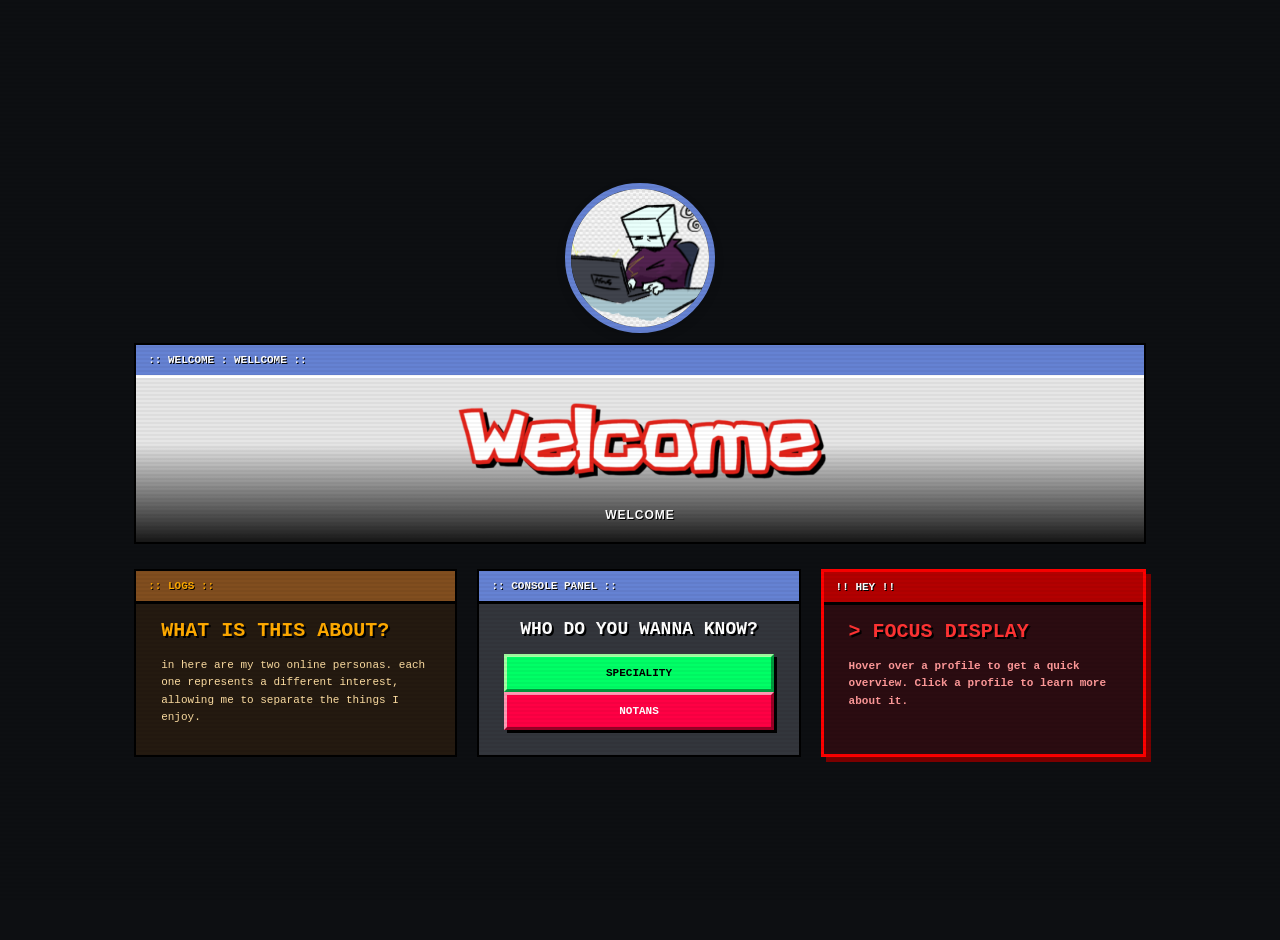
<file: index.html>
<!DOCTYPE html>
<html lang="en">
<head>
    <meta charset="UTF-8">
    <meta name="viewport" content="width=device-width, initial-scale=1.0">
    <title>SpecNotans Portfolio</title>
    <link rel="stylesheet" href="style.css">
</head>
<body>

    <img id="meDraw" src="ProbMe.png" alt="">

    <div class="hud-container">
        <div class="box1">
            <img src="Welcome.png" alt="Logo">
            <p>Welcome</p>
        </div>
        
        <div class="box-row">
            <div class="box2">
                <h1>What is this about?</h1>
                <h3>in here are my two online personas. each one represents a different interest, allowing me to separate the things I enjoy.</h3>
            </div>

            <div class="box3">
                <h1>Who do you wanna know?</h1>
                <a href="SpecialityxProfile.html">
                    <button class="btn-spec"
                        data-title='> "SpecialLityx"'
                        data-focus='> Focused on Developing. C#, HTML, CSS, JS, Luau.'>
                        Speciality
                    </button>
                </a>
                <a href="NotansProfile.html">
                    <button class="btn-notans"
                        data-title='> "Notans"'
                        data-focus='> Focused on Arts. animation, digital arts, writing.'>
                        Notans
                    </button>
                </a>
            </div>

            <div class="box4" id="focus-box">
                <h1 id="focus-title">> Focus Display</h1>
                <h3 id="focus-text">
                    Hover over a profile to get a quick overview. Click a profile to learn more about it.
                </h3>
            </div>
        </div>
    </div>

    <h1 id="HHA">> Work In Progress...</h1>

    <script src="script.js"></script>
    
</body>
</html>
</file>
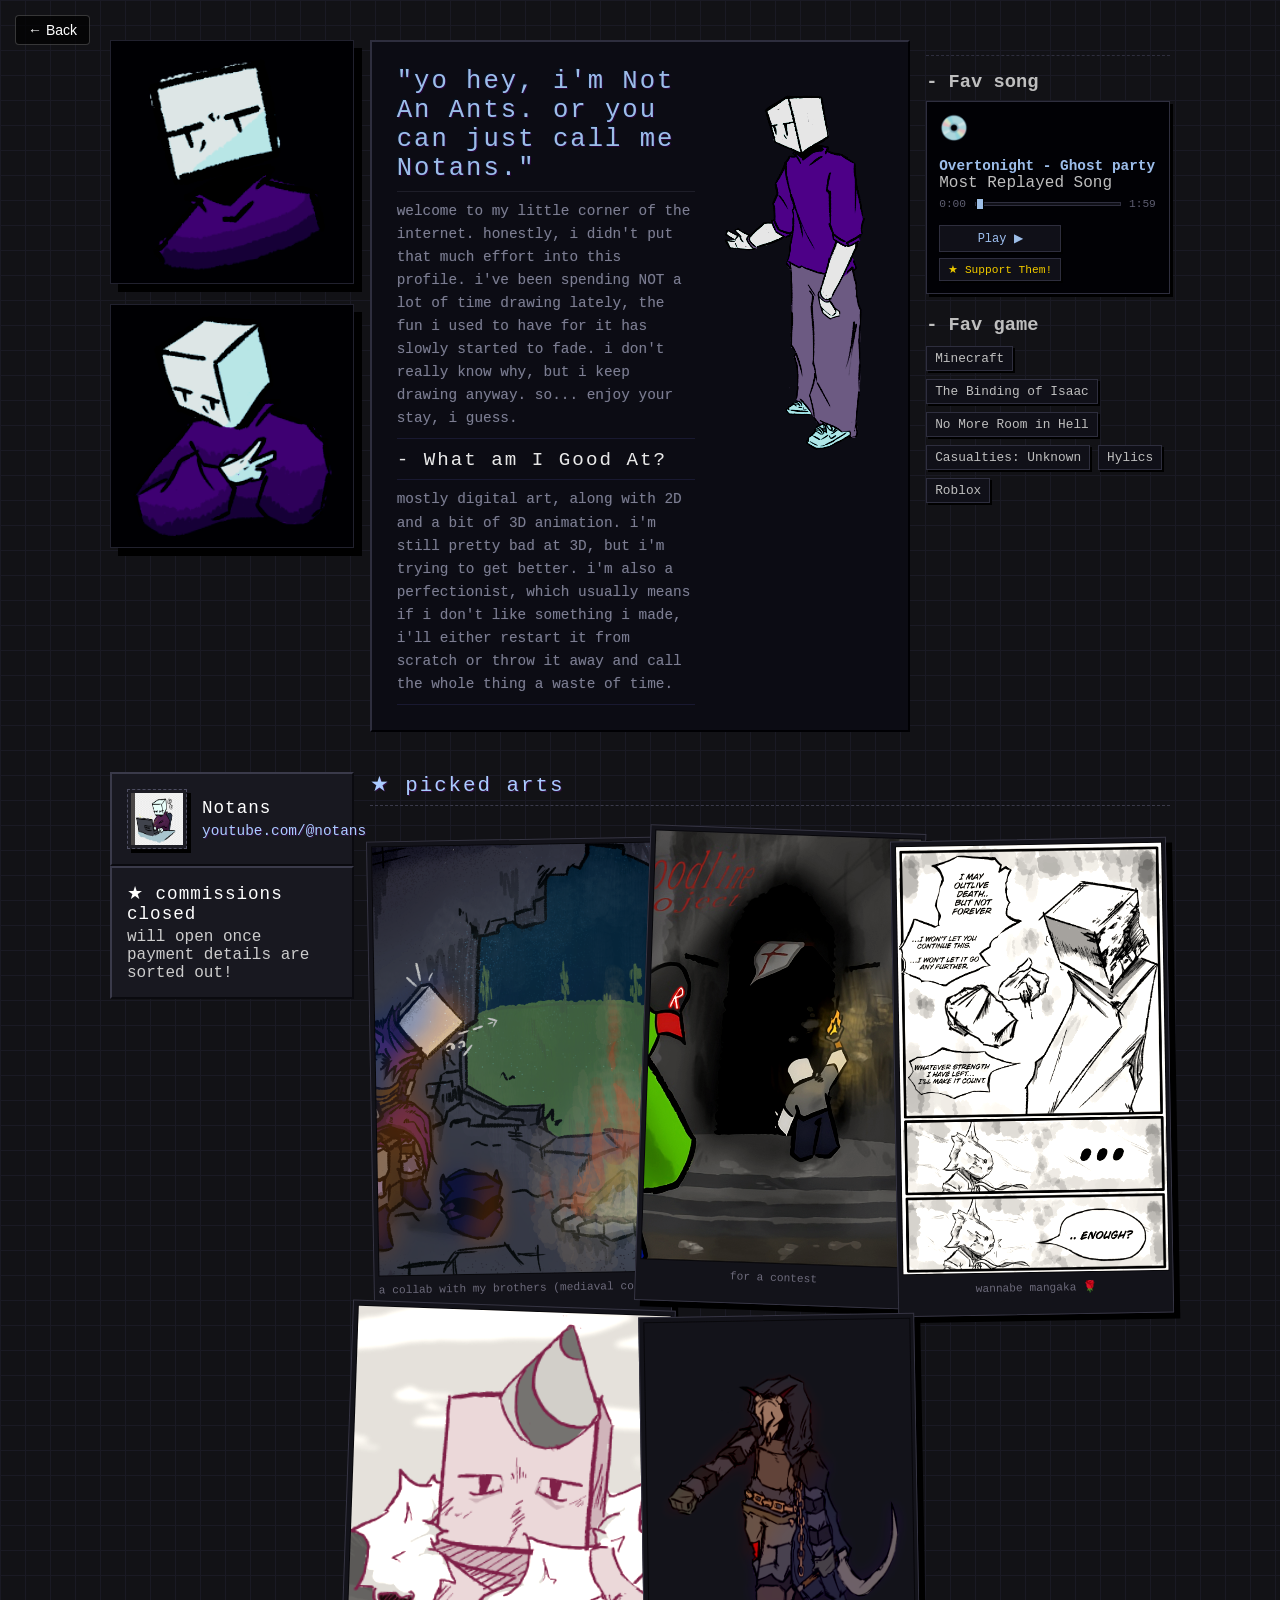
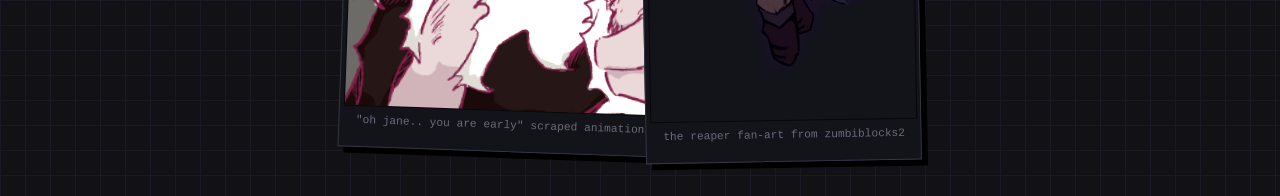
<file: NotansProfile.html>
<!DOCTYPE html>
<html lang="en">
<head>
    <meta charset="UTF-8">
    <meta name="viewport" content="width=device-width, initial-scale=1.0">
    <title>Speciality Profile</title>
    <link rel="stylesheet" href="style2.css">
</head>
<body>

    <a href="index.html" class="fixed-back-btn" aria-label="Go back">
        ← Back
    </a>

    <div class="profile-container">
        
        <div class="side-image left-side">
            <img src="FaceShot.png" alt="Face Shot" class="faceshot">
            <img src="HalfShot.png" alt="Half Shot" class="halfshot">
        </div>

        <div class="main-content">
            <div class="about-text">
                <h2>"yo hey, i'm Not An Ants. or you can just call me Notans."</h2>

                <p> 
                    welcome to my little corner of the internet. honestly, i didn't put that much effort into this profile. 
                    i've been spending NOT a lot of time drawing lately, the fun i used to have for it has slowly started to fade. 
                    i don't really know why, but i keep drawing anyway. so... enjoy your stay, i guess. 
                </p>

                <h3>- What am I Good At?</h3> 
                <p> 
                    mostly digital art, along with 2D and a bit of 3D animation. i'm still pretty bad at 3D, but i'm trying to get better. 
                    i'm also a perfectionist, which usually means if i don't like something i made, 
                    i'll either restart it from scratch or throw it away and call the whole thing a waste of time. 
                </p>
            </div>
            <img src="full body.png" alt="Full Body" class="full-body-img">
        </div>

        <div class="extra-details">
                <div class="music-section">
                    <h3>- Fav song</h3>
                    <div class="music-player">
                        <div class="disc-icon">💿</div>
                        
                        <div class="song-details-container">
                            <div class="song-info">
                                <span class="song-title">Overtonight - Ghost party</span>
                                <span class="song-artist">Most Replayed Song</span>
                            </div>
                            
                            <div class="progress-container">
                                <span class="time-display" id="currentTime">0:00</span>
                                <input type="range" class="progress-bar" id="progressBar" value="0" min="0" max="100">
                                <span class="time-display" id="durationTime">1:59</span>
                            </div>
                        </div>

                        <div class="player-controls">
                            <button class="play-btn" id="playBtn">Play ▶</button>
                            <a href="https://music.empi.re/ghostparty" target="_blank" class="support-btn">★ Support Them!</a>
                        </div>

                        <audio id="myAudio" src="overtonight - ghost party (official video).mp3"></audio>
                    </div>
                </div>

                <div class="games-section">
                    <h3>- Fav game</h3>
                    <ul class="game-list">
                        <li><span class="game-tag">Minecraft</span></li>
                        <li><span class="game-tag">The Binding of Isaac</span></li>
                        <li><span class="game-tag">No More Room in Hell</span></li>
                        <li><span class="game-tag">Casualties: Unknown</span></li>
                        <li><span class="game-tag">Hylics</span></li>
                        <li><span class="game-tag">Roblox</span></li>
                    </ul>
                </div>
            </div>

    </div>

    <div class="bottom-container">
        
        <div class="sidebar-wrapper">
            <div class="youtube-block">
                <img src="ProbMe.png" alt="YouTube Profile" class="yt-profile-img">
                <div class="yt-info">
                    <h3>Notans</h3>
                    <a href="https://www.youtube.com/@notanants" target="_blank" class="yt-link">youtube.com/@notans</a>
                </div>
            </div>

            <div class="youtube-block commissions-locked-block">
                <div class="yt-info">
                    <h3>★ commissions closed</h3>
                    <p class="sub-text">will open once payment details are sorted out!</p>
                </div>
            </div>
        </div>

        <div class="gallery-wrapper">
            <h2 class="gallery-title">★ picked arts</h2>

            <div class="art-gallery">
                <div class="paper-shoot">
                    <img src="art1.png" alt="Art 1">
                    <span class="art-desc">A collab with my brothers (mediaval collab)</span>
                </div>

                <div class="paper-shoot">
                    <img src="art2.png" alt="Art 2">
                    <span class="art-desc">for a contest</span>
                </div>

                <div class="paper-shoot">
                    <img src="art3.png" alt="Art 3">
                    <span class="art-desc">wannabe mangaka 🌹</span>
                </div>

                <div class="paper-shoot">
                    <img src="art4.png" alt="Art 4">
                    <span class="art-desc">"oh jane.. you are early" scraped animation</span>
                </div>
                <div class="paper-shoot">
                    <img src="art5.png" alt="Art 5">
                    <span class="art-desc">The Reaper fan-art from ZumbiBlocks2</span>
                </div>
            </div>
        </div>

    </div>

    <div class="zoom-overlay" id="zoomOverlay"></div>

    <script src="script2.js"></script>
    
</body>
</html>
</file>
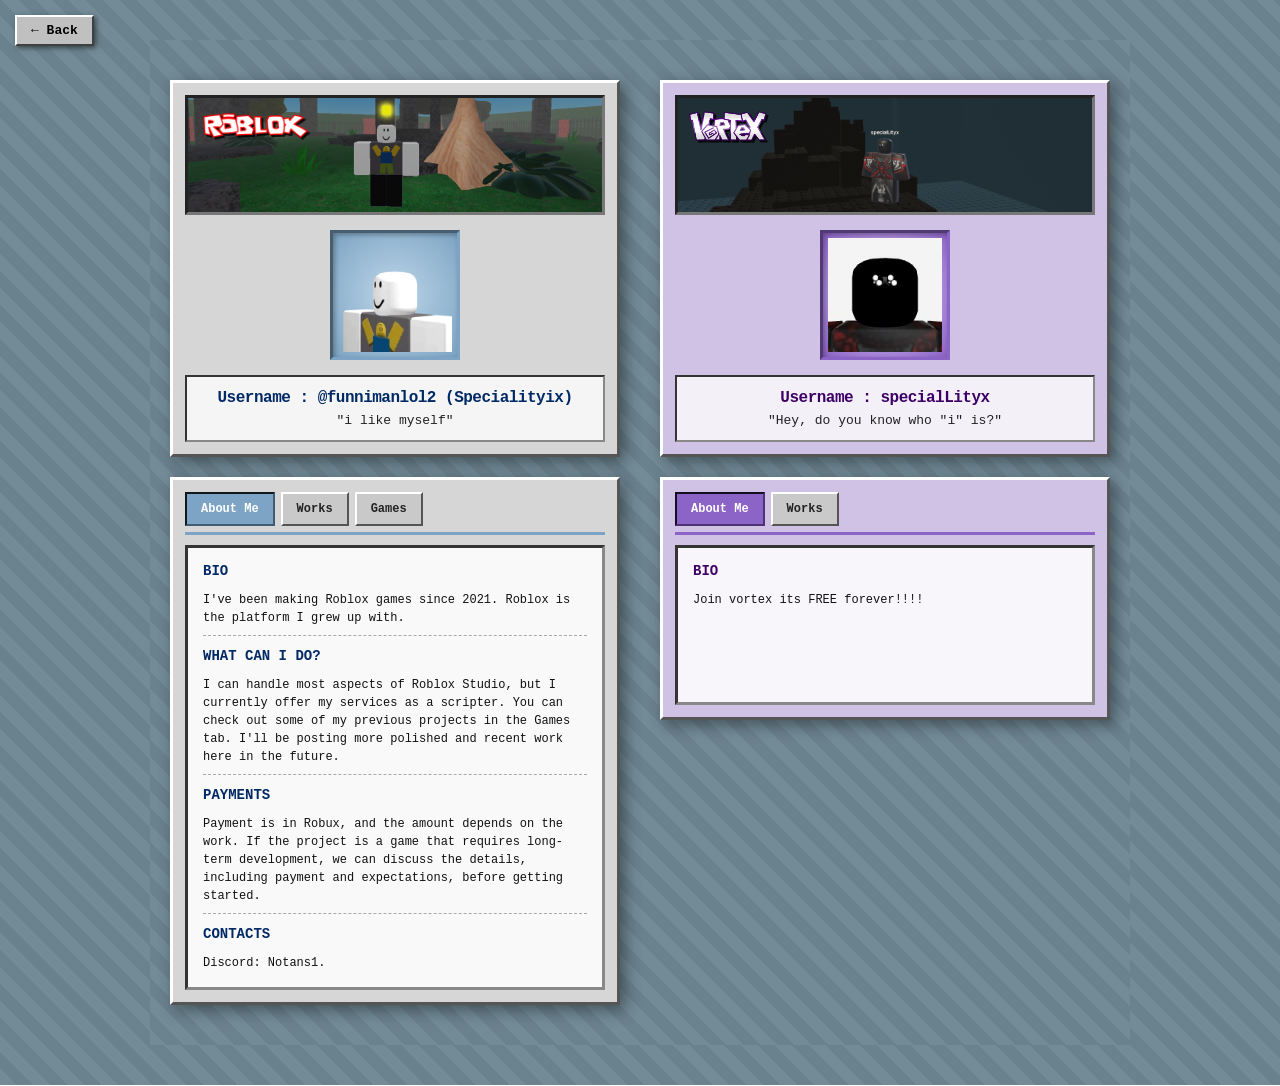
<file: SpecialityxProfile.html>
<!DOCTYPE html>
<html lang="en">
<head>
    <meta charset="UTF-8">
    <meta name="viewport" content="width=device-width, initial-scale=1.0">
    <title>SpecialLityx Profile</title>
    <link rel="stylesheet" href="style3.css">
</head>
<body>

    <a href="index.html" class="fixed-back-btn" aria-label="Go back">
        ← Back
    </a>

    <div class="main-page-wrapper">
        <div class="profile-container">
            </div>
    </div>

    <div class="profile-container">
        <div class="profile-column">
            <div class="profile-card roblox-theme">
                <div class="banner-wrapper">
                    <img id="Robloxbackground" class="banner-bg" src="RobloxPart.png" alt="robloxBG">
                    <img class="logo" src="RobloxLogo.png" alt="Roblox Logo">
                </div>
                <div class="avatar-container">
                    <img class="avatar" src="RobloxProfile.png" alt="Roblox Profile">
                </div>
                <div class="profile-content">
                    <h2>Username : @funnimanlol2 (Specialityix)</h2>
                    <p>"i like myself"</p>
                </div>
            </div>

            <div class="tabs-container roblox-tabs">
                <div class="tab-buttons">
                    <button class="tab-btn active" onclick="openTab(event, 'roblox-about')">About Me</button>
                    <button class="tab-btn" onclick="openTab(event, 'roblox-works')">Works</button>
                    <button class="tab-btn" onclick="openTab(event, 'roblox-games')">Games</button>
                </div>

                <div id="roblox-about" class="tab-content active-content">
                    <h3>Bio</h3>
                    <p>
                        I've been making Roblox games since 2021. Roblox is the platform I grew up with.
                    </p>
                    <h3>what can i do?</h3>
                    <p>
                        I can handle most aspects of Roblox Studio, but I currently offer my services as a scripter. 
                        You can check out some of my previous projects in the Games tab. 
                        I'll be posting more polished and recent work here in the future.
                    </p>
                    <h3>Payments</h3>
                    <p>
                        Payment is in Robux, and the amount depends on the work.
                        If the project is a game that requires long-term development, 
                        we can discuss the details, including payment and expectations, before getting started.
                    </p>
                    <h3>Contacts</h3>
                    <p>
                        Discord: Notans1.
                    </p>
                </div>

                <div id="roblox-works" class="tab-content">
                    <h3>Current Status</h3>
                    <div class="status-box closed">
                        <strong>Commissions:</strong> <span class="status-tag">CLOSED</span>
                        <p>working as a scripter in [Torn : Protocol].</p>
                    </div>
                </div>

                <div id="roblox-games" class="tab-content">
                    <h3>Public Experiences</h3>
                    <ul class="game-links-list">
                        <li><a href="https://www.roblox.com/games/136423870771766/Hurror-Schary-Survive" target="_blank" rel="noopener">Hurror Schary Survive! (pre-alpha)</a></li>
                        <li><a href="https://www.roblox.com/games/102563364197870/Classic-Servers" target="_blank" rel="noopener">Classic Servers</a></li>
                        <li><a href="https://www.roblox.com/games/118008800947540/Pizza-Delivery-Night" target="_blank" rel="noopener">Pizza Delivery Night!</a></li>
                    </ul>
                </div>
            </div>
        </div>

        <div class="profile-column">
            <div class="profile-card vortex-theme">
                <div class="banner-wrapper">
                    <img id="Vortexbackground" class="banner-bg" src="VortexPart.png" alt="vortexBG">
                    <img class="logo" src="VortexLogo.png" alt="Vortex Logo">
                </div>
                <div class="avatar-container">
                    <img class="avatar" src="VortexProfile.png" alt="Vortex Profile">
                </div>
                <div class="profile-content">
                    <h2>Username : specialLityx</h2>
                    <p>"Hey, do you know who "i" is?"</p>
                </div>
            </div>

            <div class="tabs-container vortex-tabs">
                <div class="tab-buttons">
                    <button class="tab-btn active" onclick="openTab(event, 'vortex-about')">About Me</button>
                    <button class="tab-btn" onclick="openTab(event, 'vortex-works')">Works</button>
                </div>

                <div id="vortex-about" class="tab-content active-content">
                    <h3>Bio</h3>
                    <p>Join vortex its FREE forever!!!!</p>
                </div>

                <div id="vortex-works" class="tab-content">
                    <h3>Current Status</h3>
                    <div class="status-box closed">
                        <p>the studio is not even out yet</p>
                    </div>
                </div>
            </div>
        </div>

    </div>

    
    <script src="script3.js"></script>
    
</body>
</html>
</file>
<file: style.css>
* {
    margin: 0;
    padding: 0;
    box-sizing: border-box;
}

#meDraw {
  width: 150px;
  height: 150px;
  
  object-fit: cover;
  
  border-radius: 50%;
  
  border: 6px solid #6582d3;
  box-shadow: 0 4px 10px rgba(0, 0, 0, 0.15);
  
  transition: transform 0.3s ease, box-shadow 0.3s ease;

  margin-bottom: 10px;
}

#meDraw:hover {
  transform: scale(1.05);
  box-shadow: 0 6px 15px rgba(108, 92, 231, 0.3);
}

body, html {
    margin: 0;
    padding: 0;
    min-height: 100vh;
    background-color: #0d0f12;
    font-family: "Lucida Console", Monaco, monospace;
    display: flex;
    flex-direction: column;
    justify-content: center;
    align-items: center;
    padding: 20px;
    overflow-x: hidden;
    position: relative;
}

body::before {
    content: " ";
    display: block;
    position: fixed;
    top: 0; left: 0; bottom: 0; right: 0;
    background: linear-gradient(rgba(18, 16, 16, 0) 50%, rgba(0, 0, 0, 0.041) 50%);
    z-index: 9999;
    background-size: 100% 4px;
    pointer-events: none;
}

.hud-container {
    display: flex;
    flex-direction: column;
    gap: 25px;
    align-items: center;
    width: 100%;
    max-width: 1050px;
}

.box-row {
    display: flex;
    flex-direction: row;
    gap: 20px;
    width: 100%;
    justify-content: center;
}

.box1, .box2, .box3, .box4 {
    border: 2px solid #000000;
    display: flex;
    flex-direction: column;
    padding: 25px;
    width: 100%;
    position: relative;
    padding-top: 48px;
    overflow: hidden;
}

.box2, .box3, .box4 {
    flex: 1;
    max-width: 340px; 
}

.box1 {
    position: relative;
    padding-top: 40px;
    padding-bottom: 20px;
    overflow: hidden;
    align-items: center;
    
    background: linear-gradient(to top, rgba(0, 0, 0, 0.9) 0%, rgba(0, 0, 0, 0) 50%), #e6e6e6;
}

.box1::before {
    content: ":: WELCOME : WELLCOME ::";
    position: absolute;
    top: 0; left: 0; right: 0;
    height: 30px;
    background: #6582d3;
    border-bottom: 3px solid #ffffff;
    color: #ffffff;
    font-size: 11px;
    font-weight: bold;
    display: flex;
    align-items: center;
    padding-left: 12px;
    text-shadow: 1px 1px 0px #000;
}

.box1 img {
    width: 100%;
    max-width: 400px;
    height: auto;
    animation: steps-rotation 4s steps(5) infinite; 
    margin-bottom: 15px;
    filter: drop-shadow(4px 4px 0px #000000);
}

.box1 p {
    color: #ffffff;
    font-weight: bold;
    text-transform: uppercase;
    font-family: Arial;
    letter-spacing: 1px;
    font-size: 12px;
    text-shadow: 1px 1px 0px #000;
}

.box2 {
    background: #241a10;
}

.box2::before {
    content: ":: LOGS ::";
    position: absolute;
    top: 0; left: 0; right: 0;
    height: 30px;
    background: #814e1f;
    border-bottom: 3px solid #000000;
    color: #ffaa00; /* Amber header text */
    font-size: 11px;
    font-weight: bold;
    display: flex;
    align-items: center;
    padding-left: 12px;
    text-shadow: 1px 1px 0px #000;
}

.box2 h1 {
    color: #ffaa00; /* Retro terminal warning yellow */
    font-size: 20px;
    text-transform: uppercase;
    margin-bottom: 15px;
    text-shadow: 2px 2px 0px #000;
}

.box2 h3 {
    color: #ffdfa3;
    font-size: 11px;
    font-weight: normal;
    line-height: 1.6;
}


.box3 {
    background: #33363c; /* Cold brick gray */
}

.box3::before {
    content: ":: CONSOLE PANEL ::";
    position: absolute;
    top: 0; left: 0; right: 0;
    height: 30px;
    background: #6582d3;
    border-bottom: 3px solid #000000;
    color: #ffffff;
    font-size: 11px;
    font-weight: bold;
    display: flex;
    align-items: center;
    padding-left: 12px;
    text-shadow: 1px 1px 0px #000;
}

.box3 h1 {
    color: #ffffff;
    font-size: 18px;
    text-transform: uppercase;
    margin-bottom: 15px;
    text-align: center;
    text-shadow: 2px 2px 0px #000;
}

.box3 gap-wrapper {
    align-items: center;
    gap: 12px;
}

.box3 a {
    width: 100%;
}

.box3 button {
    width: 100%;
    padding: 10px;
    background: #d4d4d4;
    font-family: "Lucida Console", monospace;
    font-size: 11px;
    font-weight: bold;
    text-transform: uppercase;
    cursor: pointer;
    color: #000000;
    border-top: 3px solid #ffffff;
    border-left: 3px solid #ffffff;
    border-right: 3px solid #666666;
    border-bottom: 3px solid #666666;
    box-shadow: 3px 3px 0px #000000;
}

.box3 button:active {
    border-top: 3px solid #666666;
    border-left: 3px solid #666666;
    border-right: 3px solid #ffffff;
    border-bottom: 3px solid #ffffff;
    transform: translate(1px, 1px);
    box-shadow: 1px 1px 0px #000000;
}

.box4 {
    background: #2b0c11;
    border: 3px solid #ff0000 !important;
    box-shadow: 5px 5px 0px #7a0000 !important;
}

.box4::before {
    content: "!! HEY !!";
    position: absolute;
    top: 0; left: 0; right: 0;
    height: 30px;
    background: #b30000;
    border-bottom: 3px solid #000000;
    color: #ffffff;
    font-size: 11px;
    font-weight: bold;
    display: flex;
    align-items: center;
    padding-left: 12px;
    text-shadow: 1px 1px 0px #000;
    animation: alert-flash 1s infinite alternate steps(2);
}

.box4 h1 {
    color: #ff3333;
    font-size: 20px;
    text-transform: uppercase;
    margin-bottom: 15px;
    text-shadow: 2px 2px 0px #000;
}

.box4 h3 {
    color: #ff9999;
    font-size: 11px;
    line-height: 1.6;
}

.btn-spec {
    background: #00ff66 !important;
    border-top: 3px solid #a3ffa3 !important;
    border-left: 3px solid #a3ffa3 !important;
    border-right: 3px solid #00993d !important;
    border-bottom: 3px solid #00993d !important;
}

.btn-notans {
    background: #ff0044 !important;
    color: #ffffff !important;
    border-top: 3px solid #ff99b3 !important;
    border-left: 3px solid #ff99b3 !important;
    border-right: 3px solid #990026 !important;
    border-bottom: 3px solid #990026 !important;
}

.theme-blue .box1::before, 
.theme-blue .box2::before, 
.theme-blue .box3::before {
    background: #0088ff;
}

.theme-purple .box1::before, 
.theme-purple .box2::before, 
.theme-purple .box3::before {
    background: #7700ff;
}

#lang-select {
    padding: 6px 10px;
    font-family: "Lucida Console", monospace;
    font-size: 11px;
    font-weight: bold;
    color: #ffffff;
    background-color: #2E3033;
    border: 3px solid #000000;
    box-shadow: 3px 3px 0px #000000;
    cursor: pointer;
    outline: none;
}
#lang-select option {
    background-color: #000000;
}

#HHI, #HHA {
    display: none;
}

.sidebar-wrapper {
    display: flex;
    flex-direction: column;
    gap: 15px;
    width: 100%;
    max-width: 340px; /* Matches your typical box width */
}

.commissions-locked-block {
    opacity: 0.6;
    cursor: not-allowed;
    border: 2px dashed #555 !important; /* Dotted style to show it's unavailable */
    background: rgba(0, 0, 0, 0.4) !important;
    margin-top: 15px; /* Adds space right below the YouTube block */
    padding: 15px 20px;
    display: flex;
    align-items: center;
    width: 100%;
}

.commissions-locked-block h3 {
    color: #888 !important;
    font-size: 14px;
    text-transform: uppercase;
    margin-bottom: 5px;
}

.status-msg {
    font-weight: bold;
    color: #ff4444;
    font-size: 11px;
    display: block;
    margin-bottom: 4px;
}

.sub-text {
    font-size: 11px;
    font-style: italic;
    color: #8a8a8a;
}

@keyframes steps-rotation {
    0%, 100% { transform: rotate(-5deg); }
    50%      { transform: rotate(5deg);  }
}

@keyframes alert-flash {
    0%   { background: #b30000; color: #ffffff; }
    100% { background: #000000; color: #ff0000; }
}

@media (max-width: 950px) {
    .box-row {
        flex-direction: column;
        align-items: center;
    }
    .box2, .box3, .box4 {
        width: 100%;
        max-width: 450px;
    }
}
</file>
<file: style2.css>
* {
    margin: 0;
    padding: 0;
    box-sizing: border-box;
}

body {
    font-family: "MS Gothic", "Courier New", monospace;
    margin: 40px 20px;
    background-color: #121216;
    background-image: 
        linear-gradient(to right, #1a1a24 1px, transparent 1px),
        linear-gradient(to bottom, #1a1a24 1px, transparent 1px);
    background-size: 25px 25px;
    color: #cccccc;
    overflow-x: hidden;
}

.profile-container {
    display: grid;
    grid-template-columns: 1fr;
    gap: 20px;
    max-width: 1100px;
    margin: 0 auto;
    align-items: start;
    filter: contrast(1.1) brightness(0.9); 
}

.side-image {
    display: flex;
    flex-direction: row;
    width: 100%;
}

.side-image img {
    width: 100%;
    height: auto;
    display: block;
    border: 1px solid #3a3a4a;
    border-radius: 0px;
    padding: 4px;
    background: #1c1c24;
    box-shadow: 4px 4px 0px #000000;
    filter: grayscale(0.3) contrast(1.2);
    transition: all 0.5s ease-in-out;
    margin-bottom: 20px;
    margin-right: 10px;
}

.side-image img:hover {
    transform: translate(2px, 2px);
    box-shadow: 2px 2px 0px #000000;
    filter: grayscale(1) invert(0.9);
}

.main-content {
    display: flex;
    flex-direction: column; 
    gap: 18px;
    padding: 15px;
    background: #181820;
    border-top: 2px solid #3a3a4a;
    border-left: 2px solid #3a3a4a;
    border-right: 2px solid #0a0a0f;
    border-bottom: 2px solid #0a0a0f;
    position: relative;
    width: 100%; 
}

.main-content::before {
    position: absolute;
    bottom: -22px;
    right: 0;
    color: #4d4d61;
    font-size: 10px;
    font-family: monospace;
    letter-spacing: 1.5px;
}

.full-body-img {
    width: 100%;
    max-width: 320px;
    height: auto;
    object-fit: cover;
    filter: sepia(0.2) contrast(1.3);
    align-self: center;
}

.about-text {
    flex: 1;
    display: flex;
    flex-direction: column;
}

.about-text h2 {
    margin-top: 0;
    color: #aaccff; 
    font-size: 1.2rem;
    font-weight: normal;
    letter-spacing: 2px;
    border-bottom: 1px solid #2a2a35;
    padding-bottom: 8px;
    text-shadow: 1px 1px 0px #331144, -1px -1px 0px #112233;
}

.about-text h3 {
    margin-top: 10px;
    color: #ffffff; 
    font-size: 1rem;
    font-weight: normal;
    letter-spacing: 2px;
    border-bottom: 1px solid #25253d;
    padding-bottom: 8px;
}

.about-text p {
    font-size: 0.8rem;
    line-height: 1.6;
    color: #8a8a9e; 
    border-bottom: 1px solid #25253d;
    padding: 8px 0;
    text-shadow: 0 0 1px rgba(170, 204, 255, 0.2); 
}

.about-text strong {
    color: #9977aa;
    font-weight: normal;
    background: #0d0d11;
    padding: 0 4px;
}

.bottom-container {
    max-width: 1100px;
    margin: 40px auto 0 auto;
    display: grid;
    grid-template-columns: 1fr;
    gap: 30px;
    padding: 0 2.5%;
}

.youtube-block {
    display: flex;
    align-items: center;
    gap: 15px;
    background: #181820;
    border-top: 2px solid #3a3a4a;
    border-left: 2px solid #3a3a4a;
    border-right: 2px solid #0a0a0f;
    border-bottom: 2px solid #0a0a0f;
    padding: 15px;
    max-width: 400px;
    align-self: start; 
}

.yt-profile-img {
    width: 60px;
    height: 60px;
    border: 1px dashed #4d4d61;
    background: #1c1c24;
    padding: 3px;
    box-shadow: 4px 4px 0px #000000;
}

.yt-info h3 {
    color: #ffffff;
    font-size: 1.1rem;
    font-weight: normal;
    letter-spacing: 1px;
    margin-bottom: 4px;
}

.yt-link {
    color: #aaccff;
    font-size: 0.9rem;
    text-decoration: none;
    text-shadow: 1px 1px 0px #331144;
}

.yt-link:hover {
    text-decoration: underline;
    color: #ffffff;
}

.gallery-wrapper {
    display: flex;
    flex-direction: column;
    gap: 15px;
}

.gallery-title {
    font-family: "MS Gothic", "Courier New", monospace;
    font-size: 1.1rem;
    font-weight: normal;
    color: #aaccff;
    text-transform: lowercase;
    letter-spacing: 2px;
    border-bottom: 1px dashed #3a3a4a;
    padding-bottom: 8px;
    margin-bottom: 5px;
    text-shadow: 1px 1px 0px #331144;
}

.art-gallery {
    display: grid;
    grid-template-columns: repeat(auto-fill, minmax(180px, 1fr)); 
    gap: 5x;
    padding-top: 8px;
}

.paper-shoot {
    background: #1c1c24;
    border: 1px solid #3a3a4a;
    padding: 4px 3px 20px 4px !important; 
    box-shadow: 6px 6px 0px #000000;
    filter: sepia(0.1) contrast(1.1);
    transition: all 0.3s cubic-bezier(0.175, 0.885, 0.32, 1.275);
    display: flex;
    flex-direction: column;
    position: relative;
    cursor: zoom-in;
    margin-left: -25px;
    z-index: 1;
}

.art-gallery .paper-shoot:first-child {
    margin-left: 0;
}

.art-gallery .paper-shoot:nth-child(odd) {
    transform: rotate(-1deg) translateY(5px);
}

.art-gallery .paper-shoot:nth-child(even) {
    transform: rotate(2deg) translateY(-5px);
}

.paper-shoot img {
    width: 100%;
    height: 100%;
    object-fit: cover;
    border: 1px solid #121216;
}

.paper-shoot:hover {
    transform: rotate(1deg) translate(2px, 2px);
    box-shadow: 3px 3px 0px #000000;
    filter: contrast(1.2);
}

.art-desc {
    display: block;
    font-size: 0.7rem;
    color: #6a6a7e;
    text-align: center;
    margin-top: 8px;
    font-family: "Courier New", monospace;
    white-space: nowrap;
    overflow: hidden;
    text-overflow: ellipsis;
    text-transform: lowercase;
}

.fixed-back-btn {
    position: fixed;
    top: 15px;
    left: 15px;
    z-index: 9999;
    background-color: rgba(0, 0, 0, 0.7);
    color: #ffffff;
    padding: 6px 12px;
    font-size: 14px;
    font-family: sans-serif;
    text-decoration: none;
    border-radius: 4px;
    border: 1px solid rgba(255, 255, 255, 0.2);
    transition: background-color 0.2s ease, transform 0.2s ease;
}

.fixed-back-btn:hover {
    background-color: rgba(0, 0, 0, 0.9);
    transform: scale(1.05);
}

.zoom-overlay {
    position: fixed;
    top: 0;
    left: 0;
    width: 100%;
    height: 100%;
    background-color: rgba(10, 10, 15, 0.85);
    backdrop-filter: blur(5px);
    z-index: 9999;
    display: flex;
    justify-content: center;
    align-items: center;
    opacity: 0;
    pointer-events: none;
    transition: opacity 0.3s ease-in-out;
    cursor: zoom-out;
}

.zoom-overlay.active {
    opacity: 1;
    pointer-events: auto;
}

.zoom-overlay .paper-shoot {
    transform: scale(1.15) rotate(0deg) !important;
    max-width: 90%;
    max-height: 85vh;
    box-shadow: 15px 15px 0px #000000 !important;
    cursor: default;
    transition: transform 0.3s cubic-bezier(0.175, 0.885, 0.32, 1.275);
}

.zoom-overlay .paper-shoot img {
    max-height: 70vh;
    width: auto;
    object-fit: contain;
}

.extra-details {
    margin-top: 15px;
    display: flex;
    flex-direction: column;
    gap: 20px;
    border-top: 1px dashed #3a3a4a;
    padding-top: 15px;
}

.music-player {
    display: flex;
    align-items: center;
    gap: 15px;
    background: #0d0d11;
    border: 1px solid #3a3a4a;
    padding: 10px;
    margin-top: 8px;
    box-shadow: 3px 3px 0px #000000;
}

.disc-icon {
    font-size: 1.5rem;
    animation: spin 3s linear infinite;
    animation-play-state: paused;
}

.music-player.playing .disc-icon {
    animation-play-state: running;
}

@keyframes spin {
    from { transform: rotate(0deg); }
    to { transform: rotate(360deg); }
}

.song-info {
    display: flex;
    flex-direction: column;
    flex-grow: 1;
}

.song-title {
    color: #aaccff;
    font-size: 0.9rem;
    font-weight: bold;
}

.music-player {
    display: flex;
    flex-wrap: wrap;
    align-items: center;
    gap: 15px;
    background: #0d0d11;
    border: 1px solid #3a3a4a;
    padding: 12px;
    margin-top: 8px;
    box-shadow: 3px 3px 0px #000000;
}

.song-details-container {
    display: flex;
    flex-direction: column;
    flex-grow: 1;
    gap: 6px;
}

.progress-container {
    display: flex;
    align-items: center;
    gap: 8px;
    width: 100%;
}

.time-display {
    font-size: 0.7rem;
    font-family: "Courier New", monospace;
    color: #6a6a7e;
    min-width: 28px;
}

.progress-bar {
    -webkit-appearance: none;
    appearance: none;
    width: 100%;
    height: 4px;
    background: #1c1c24;
    border: 1px solid #3a3a4a;
    outline: none;
    cursor: pointer;
}

.progress-bar::-webkit-slider-thumb {
    -webkit-appearance: none;
    appearance: none;
    width: 8px;
    height: 12px;
    background: #aaccff;
    border: 1px solid #000;
    cursor: pointer;
}

.progress-bar::-moz-range-thumb {
    width: 8px;
    height: 12px;
    background: #aaccff;
    border: 1px solid #000;
    cursor: pointer;
}

.player-controls {
    display: flex;
    flex-direction: column;
    gap: 6px;
}

.play-btn {
    width: 100%;
    text-align: center;
}

.support-btn {
    display: inline-block;
    text-align: center;
    font-family: inherit;
    font-size: 0.7rem;
    color: #ffd700;
    text-decoration: none;
    background: #1c1c24;
    border: 1px solid #3a3a4a;
    padding: 4px 8px;
    box-shadow: 2px 2px 0px #000000;
    transition: all 0.1s ease;
}

.support-btn:hover {
    color: #ffffff;
    border-color: #ffd700;
    transform: translate(-1px, -1px);
    box-shadow: 3px 3px 0px #000000;
}

.support-btn:active {
    transform: translate(1px, 1px);
    box-shadow: 1px 1px 0px #000000;
}

.play-btn {
    background: #1c1c24;
    color: #aaccff;
    border: 1px solid #3a3a4a;
    padding: 5px 10px;
    font-family: inherit;
    font-size: 0.75rem;
    cursor: pointer;
    box-shadow: 2px 2px 0px #000000;
    transition: all 0.1s ease;
}

.play-btn:active {
    transform: translate(1px, 1px);
    box-shadow: 1px 1px 0px #000000;
}

.game-list {
    list-style: none;
    display: flex;
    flex-wrap: wrap;
    gap: 8px;
    padding-top: 10px;
}

.game-tag {
    display: inline-block;
    font-size: 0.8rem;
    color: #cccccc;
    background: #1c1c24;
    border: 1px solid #3a3a4a;
    padding: 4px 8px;
    box-shadow: 2px 2px 0px #000000;
}

.game-tag:hover {
    color: #ffffff;
    border-color: #aaccff;
}

@media (min-width: 768px) {
    .profile-container, .bottom-container {
        max-width: 1100px;
        margin: 40px auto;
        padding: 0 20px;
    }

    .profile-container {
        grid-template-columns: 23% 51% 23%; 
        gap: 1.5%;
    }
    .bottom-container {
        grid-template-columns: 23% 75.5%;
        gap: 1.5%;
        margin-top: 40px;
    }

    .main-content {
        flex-direction: row;
        padding: 25px;
    }

    .full-body-img {
        width: 35%;
        align-self: flex-start;
    }

    .faceshot {
        margin-left: 0; /* Dikembalikan ke 0 agar tidak merusak alignment grid */
    }

    .halfshot {
        margin-right: 0;
    }

    .side-image {
        flex-direction: column;
    }

    .side-image img {
        box-shadow: 8px 8px 0px #000000;
    }

    .about-text h2 {
        font-size: 1.6rem;
    }

    .about-text h3 {
        font-size: 1.2rem;
    }

    .about-text p {
        font-size: 0.9rem;
    }
    
    .art-gallery {
        grid-template-columns: repeat(3, 1fr);
    }

    .gallery-title {
        font-size: 1.3rem;
    }

    .youtube-block {
        max-width: 100%; 
    }
}
</file>
<file: style3.css>
* {
    margin: 0;
    padding: 0;
    box-sizing: border-box;
}

body, html {
    margin: 0;
    padding: 0;
    min-height: 100vh;
    /* Richer, slightly darker retro diagonal stripe texture */
    background: repeating-linear-gradient(
        45deg,
        #728b97,
        #728b97 12px,
        #6a828e 12px,
        #6a828e 24px
    );
    font-family: "Lucida Console", Monaco, monospace;
    display: flex;
    flex-direction: column;
    justify-content: center;
    align-items: center;
    padding: 40px 20px;
    overflow-x: hidden;
    position: relative;
}

.fixed-back-btn {
    position: fixed;
    top: 15px;
    left: 15px;
    z-index: 9999;
    background-color: #c0c0c0;
    color: #000000;
    padding: 6px 14px;
    font-size: 13px;
    font-weight: bold;
    text-decoration: none;
    border-radius: 0px;
    /* Retro classic button look */
    border-top: 2px solid #fff;
    border-left: 2px solid #fff;
    border-right: 2px solid #404040;
    border-bottom: 2px solid #404040;
    box-shadow: 2px 2px 5px rgba(0,0,0,0.5);
    transition: transform 0.1s ease;
}

.fixed-back-btn:hover {
    background-color: #d8d8d8;
}

.fixed-back-btn:active {
    border-top: 2px solid #404040;
    border-left: 2px solid #404040;
    border-right: 2px solid #fff;
    border-bottom: 2px solid #fff;
    padding: 7px 13px 5px 15px;
}

.profile-container {
    display: flex;
    gap: 40px;
    width: 100%;
    max-width: 960px;
    justify-content: center;
    align-items: flex-start;
}

/* Responsive fix: Stack vertically on smaller screens */
@media (max-width: 800px) {
    .profile-container {
        flex-direction: column;
        align-items: center;
        gap: 30px;
    }
}

.profile-column {
    flex: 1;
    display: flex;
    flex-direction: column;
    gap: 20px;
    max-width: 450px;
    width: 100%;
}

/* Shared Retro UI Box Styling */
.profile-card, .tabs-container {
    width: 100%;
    padding: 12px;
    box-shadow: 5px 5px 15px rgba(0,0,0,0.4);
    border-top: 3px solid #ffffff;
    border-left: 3px solid #ffffff;
    border-right: 3px solid #555555;
    border-bottom: 3px solid #555555;
}

.roblox-theme, .roblox-tabs {
    background-color: #d6d6d6;
}

.vortex-theme, .vortex-tabs {
    background-color: #cfc2e5;
}

.roblox-theme .avatar-container {
    background: radial-gradient(circle, #bcd6e8 0%, #7da4c4 100%);
    border: 3px inset #7da4c4;
}
.roblox-theme h2 { color: #002966; }

.vortex-theme .avatar-container {
    background: radial-gradient(circle, #dfcbf7 0%, #8c63c7 100%);
    border: 3px inset #8c63c7;
}
.vortex-theme h2 { color: #3d0066; }

.banner-wrapper {
    position: relative;
    width: 100%;
    height: 120px;
    overflow: hidden;
    border: 3px inset #777;
    background-color: #000;
    margin-bottom: 15px;
}

.banner-bg {
    width: 100%;
    height: 100%;
    object-fit: cover;
    opacity: 0.9;
}

.logo {
    position: absolute;
    top: 10px;
    left: 10px;
    max-height: 35px;
    object-fit: contain;
    filter: drop-shadow(2px 2px 0px rgba(0,0,0,0.8));
}

.avatar-container {
    width: 130px;
    height: 130px;
    margin: 0 auto 15px auto;
    display: flex;
    justify-content: center;
    align-items: center;
    padding: 5px;
    box-shadow: inset 2px 2px 5px rgba(0,0,0,0.3);
}

.avatar {
    width: 100%;
    height: 100%;
    object-fit: contain;
}

.profile-content {
    background-color: rgba(255, 255, 255, 0.75);
    padding: 12px;
    border: 2px inset #888;
    text-align: center;
    font-size: 13px;
    color: #222;
}

.profile-content h2 {
    font-size: 16px;
    margin-bottom: 6px;
    font-weight: bold;
    letter-spacing: -0.5px;
}

/* Tabs & Navigation Setup */
.tab-buttons {
    display: flex;
    gap: 6px;
    padding-bottom: 6px;
}

.roblox-tabs .tab-buttons { border-bottom: 3px inset #7da4c4; }
.vortex-tabs .tab-buttons { border-bottom: 3px inset #8c63c7; }

.tab-btn {
    background-color: #c9c9c9;
    border-top: 2px solid #fff;
    border-left: 2px solid #fff;
    border-right: 2px solid #555;
    border-bottom: 2px solid #555;
    padding: 8px 14px;
    cursor: pointer;
    font-family: "Lucida Console", Monaco, monospace;
    font-weight: bold;
    font-size: 12px;
    color: #222;
}

.tab-btn:hover {
    background-color: #dcdcdc;
}

/* Visual identity splits for Active Tabs */
.roblox-tabs .tab-btn.active {
    background-color: #7da4c4;
    color: white;
    border: 2.5px inset #405b72;
}

.vortex-tabs .tab-btn.active {
    background-color: #8c63c7;
    color: white;
    border: 2.5px inset #4d3275;
}

/* Inner Panels */
.tab-content {
    display: none;
    padding: 15px;
    background-color: rgba(255, 255, 255, 0.85);
    border: 3px inset #888;
    margin-top: 10px;
    min-height: 160px;
}

.tab-content.active-content {
    display: block;
}

.roblox-tabs .tab-content h3 { color: #002966; }
.vortex-tabs .tab-content h3 { color: #3d0066; }

.tab-content h3 {
    font-size: 14px;
    margin-bottom: 12px;
    text-transform: uppercase;
    font-weight: bold;
}

.tab-content p {
    font-size: 12px;
    line-height: 1.5;
    color: #111;
    margin-bottom: 12px;
    padding-bottom: 8px;
    border-bottom: 1px dashed #aaa;
}

.tab-content p:last-of-type {
    border-bottom: none;
    margin-bottom: 0;
    padding-bottom: 0;
}

/* Status Elements */
.status-box {
    padding: 12px;
    border: 2px dashed #444;
    margin-top: 8px;
    background-color: #fffdec; /* Subtle hint of warning/attention yellow */
    font-size: 12px;
}

.highlight-text {
    color: #3d0066;
    font-weight: bold;
}

.status-tag {
    color: #cc0000;
    font-weight: bold;
    background-color: #ffeeee;
    padding: 2px 6px;
    border: 1px solid #cc0000;
    font-size: 11px;
    display: inline-block;
}

/* Link Panels */
.game-links-list {
    list-style: none;
    padding: 0;
    margin-top: 5px;
}

.game-links-list li {
    margin-bottom: 8px;
    background-color: #ffffff;
    border: 2px inset #999;
    transition: transform 0.05s ease;
}

.game-links-list li:hover {
    background-color: #f7f9fb;
    transform: translateX(2px);
}

.game-links-list a {
    color: #000000;
    text-decoration: none;
    font-size: 12px;
    font-weight: bold;
    display: block;
    padding: 8px;
}

.game-links-list a:hover {
    color: #002966;
}
</file>
